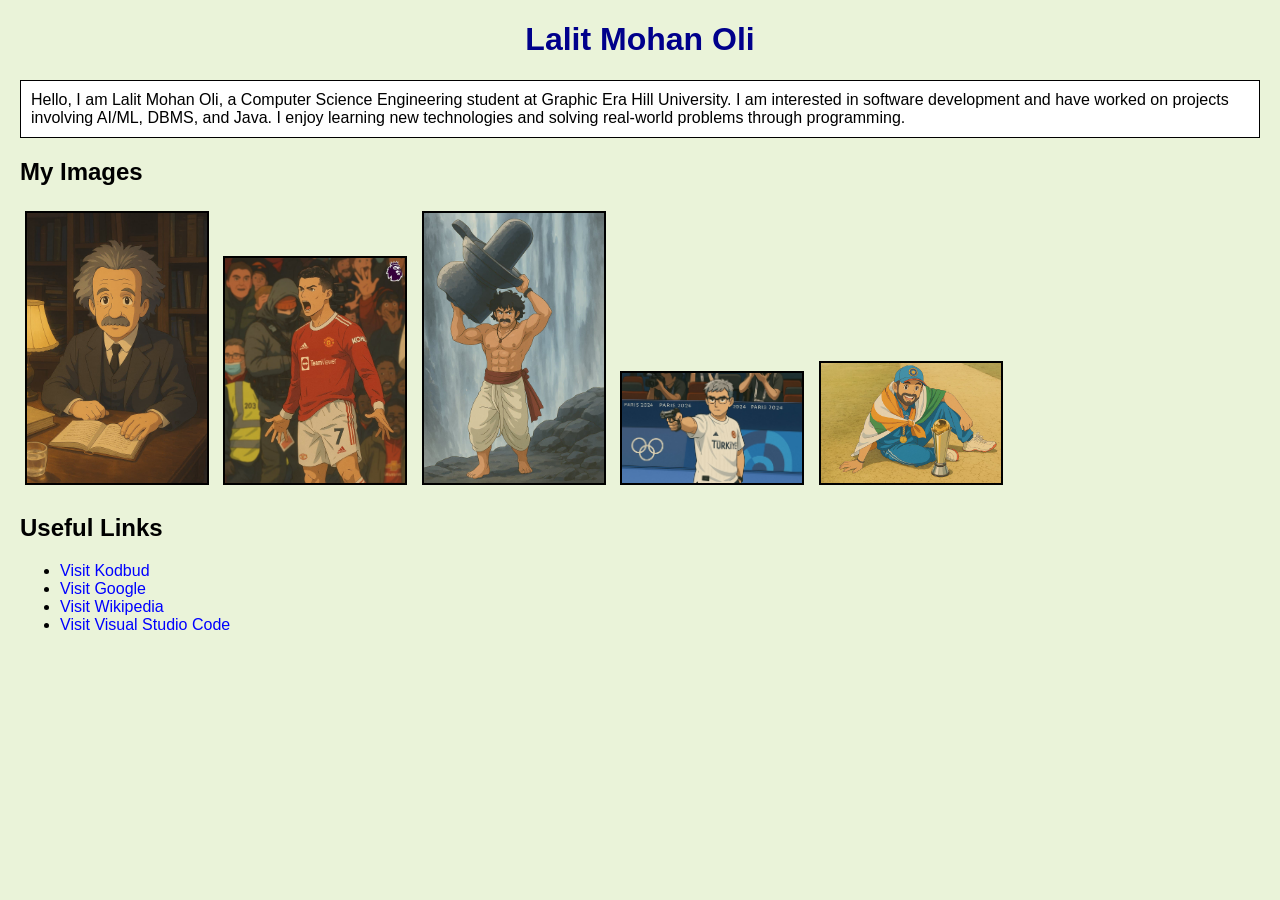
<file: EASY LEVEL TASK 1/index.html>
<!DOCTYPE html>
<html lang="en">

<head>
    <meta charset="UTF-8">
    <meta name="viewport" content="width=device-width, initial-scale=1.0">
    <title>My Profile</title>

    <style>
        body {
            font-family: Arial, sans-serif;
            background-color: rgb(234, 243, 217);
            margin: 20px;
        }

        h1 {
            color: darkblue;
            text-align: center;
        }

        p {
            background-color: white;
            padding: 10px;
            border: 1px solid black;
        }

        img {
            border: 2px solid black;
            margin: 5px;
        }

        a {
            color: blue;
            text-decoration: none;
        }

        a:hover {
            color: red;
        }
    </style>
</head>

<body>

    <h1>Lalit Mohan Oli</h1>

    <p>
        Hello, I am Lalit Mohan Oli, a Computer Science Engineering student at
        Graphic Era Hill University. I am interested in software development
        and have worked on projects involving AI/ML, DBMS, and Java.
        I enjoy learning new technologies and solving real-world problems
        through programming.
    </p>

    <h2>My Images</h2>

    <img src="sample_img.png" alt="My Image" width="180">
    <img src="sample_img_2.png" alt="My Image 1" width="180">
    <img src="sample_img_3.png" alt="My Image 2" width="180">
    <img src="sample_img_4.png" alt="My Image 3" width="180">
    <img src="sample_img_5.png" alt="My Image 4" width="180">

    <h2>Useful Links</h2>

    <ul>
        <li><a href="https://kodbud.in/" target="_blank">Visit Kodbud</a></li>
        <li><a href="https://www.google.com/" target="_blank">Visit Google</a></li>
        <li><a href="https://www.wikipedia.org/" target="_blank">Visit Wikipedia</a></li>
        <li><a href="https://code.visualstudio.com/" target="_blank">Visit Visual Studio Code</a></li>
    </ul>

</body>

</html>
</file>
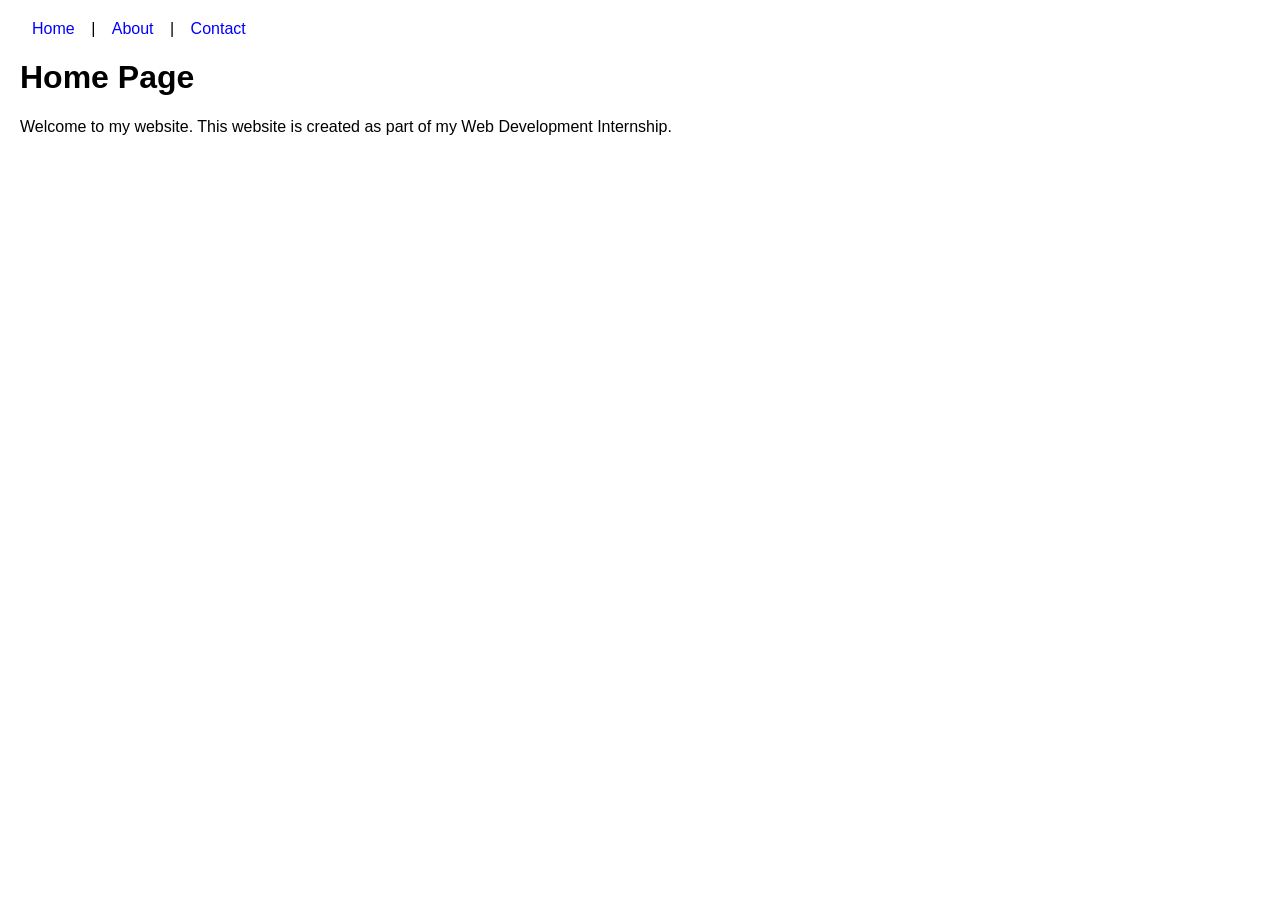
<file: EASY LEVEL TASK 2/index.html>
<!DOCTYPE html>
<html lang="en">

<head>
    <meta charset="UTF-8">
    <title>Home</title>
    <link rel="stylesheet" href="style.css">
</head>

<body>

    <nav>
        <a href="index.html">Home</a> |
        <a href="about.html">About</a> |
        <a href="contact.html">Contact</a>
    </nav>

    <h1>Home Page</h1>

    <p>
        Welcome to my website. This website is created as part of my
        Web Development Internship.
    </p>

</body>

</html>
</file>
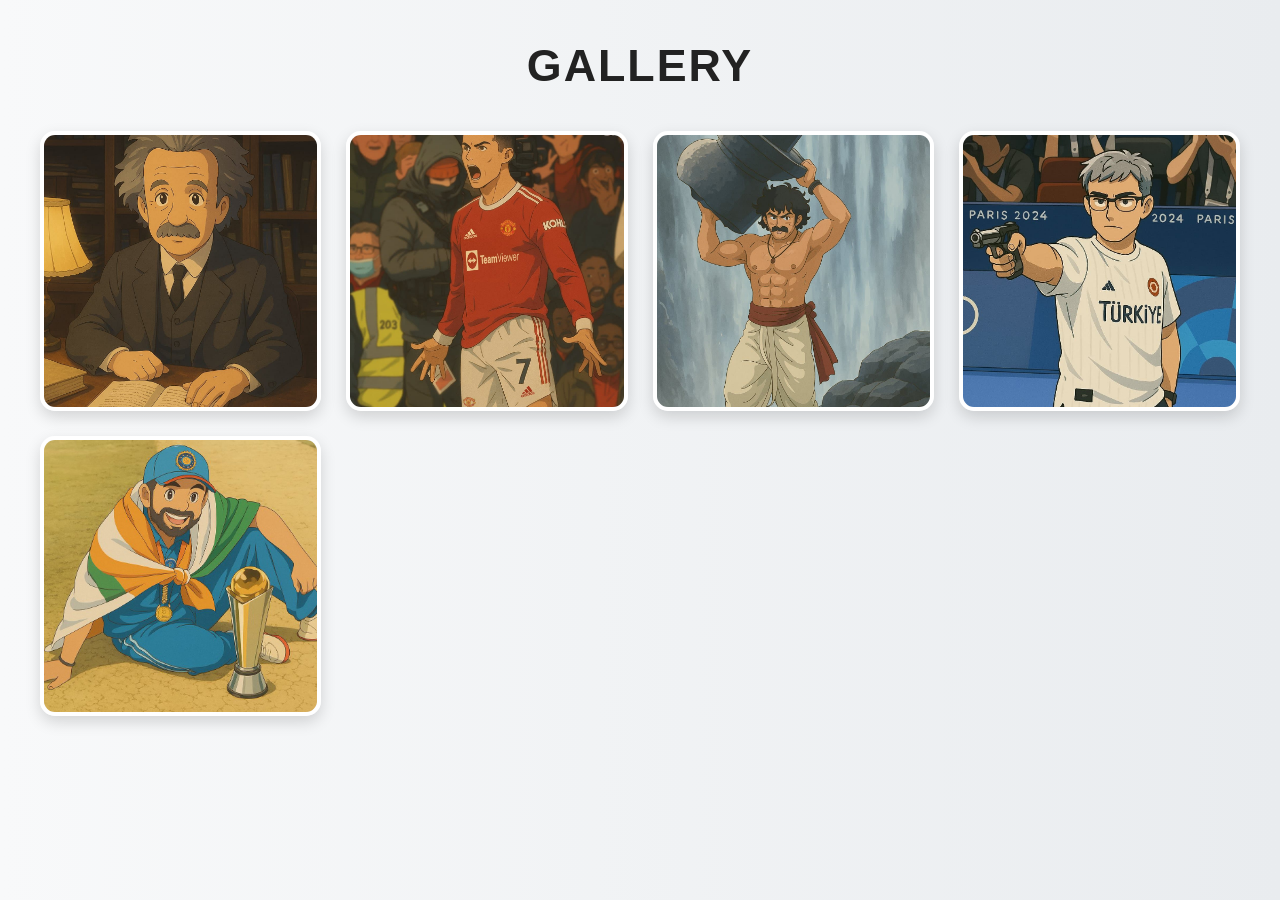
<file: EASY LEVEL TASK 3/index.html>
<!DOCTYPE html>
<html lang="en">
<head>
    <meta charset="UTF-8">
    <meta name="viewport" content="width=device-width, initial-scale=1.0">
    <title>Gallery</title>
    <link rel="stylesheet" href="style.css">
</head>

<body>
    <h1>Gallery</h1>

    <div class="gallery">
        <img src="sample_img.png" alt="Image 1">
        <img src="sample_img_2.png" alt="Image 2">
        <img src="sample_img_3.png" alt="Image 3">
        <img src="sample_img_4.png" alt="Image 4">
        <img src="sample_img_5.png" alt="Image 5">
    </div>

</body>
</html>
</file>
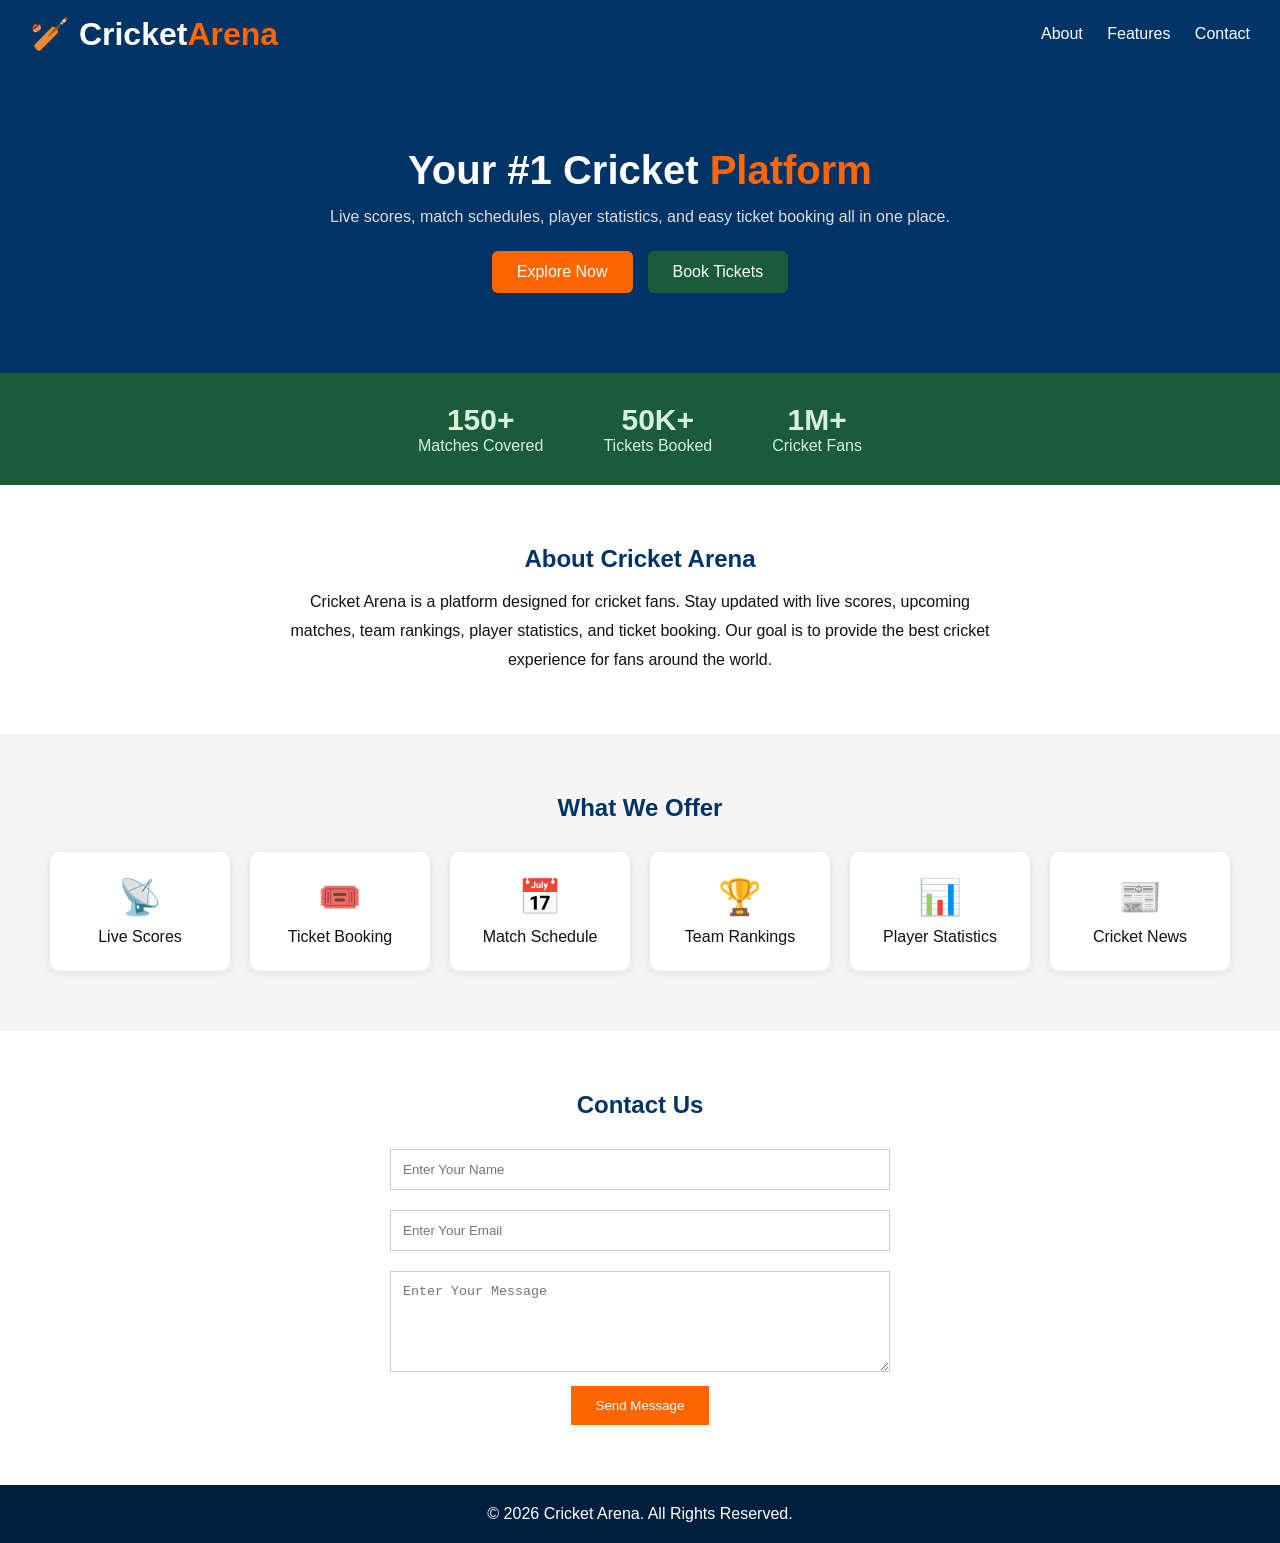
<file: MEDIUM LEVEL TASK 1/index.html>
<!DOCTYPE html>
<html lang="en">

<head>
    <meta charset="UTF-8">
    <meta name="viewport" content="width=device-width, initial-scale=1.0">
    <title>Cricket Arena</title>
    <link rel="stylesheet" href="style.css">
</head>

<body>

    <header>
        <h1>🏏 Cricket<span>Arena</span></h1>

        <nav>
            <a href="#about">About</a>
            <a href="#features">Features</a>
            <a href="#contact">Contact</a>
        </nav>
    </header>

    <section class="hero">

        <h2>Your #1 Cricket <span>Platform</span></h2>

        <p>
            Live scores, match schedules, player statistics,
            and easy ticket booking all in one place.
        </p>

        <div class="hero-buttons">
            <a href="#features" class="btn">Explore Now</a>
            <a href="#contact" class="ticket-btn">Book Tickets</a>
        </div>

    </section>

    <section class="stats">

        <div>
            <span class="num">150+</span>
            <span>Matches Covered</span>
        </div>

        <div>
            <span class="num">50K+</span>
            <span>Tickets Booked</span>
        </div>

        <div>
            <span class="num">1M+</span>
            <span>Cricket Fans</span>
        </div>

    </section>

    <section class="about" id="about">

        <h2>About Cricket Arena</h2>

        <p>
            Cricket Arena is a platform designed for cricket fans.
            Stay updated with live scores, upcoming matches,
            team rankings, player statistics, and ticket booking.
            Our goal is to provide the best cricket experience
            for fans around the world.
        </p>

    </section>

    <section class="features" id="features">

        <h2>What We Offer</h2>

        <div class="cards">

            <div class="card">
                <div>📡</div>
                <p>Live Scores</p>
            </div>

            <div class="card">
                <div>🎟️</div>
                <p>Ticket Booking</p>
            </div>

            <div class="card">
                <div>📅</div>
                <p>Match Schedule</p>
            </div>

            <div class="card">
                <div>🏆</div>
                <p>Team Rankings</p>
            </div>

            <div class="card">
                <div>📊</div>
                <p>Player Statistics</p>
            </div>

            <div class="card">
                <div>📰</div>
                <p>Cricket News</p>
            </div>

        </div>

    </section>

    <section class="contact" id="contact">

        <h2>Contact Us</h2>

        <form>

            <input type="text" placeholder="Enter Your Name" required>

            <input type="email" placeholder="Enter Your Email" required>

            <textarea rows="5" placeholder="Enter Your Message"></textarea>

            <button type="submit">Send Message</button>

        </form>

    </section>

    <footer>

        <p>© 2026 Cricket Arena. All Rights Reserved.</p>

    </footer>

    <script src="script.js"></script>

</body>

</html>
</file>
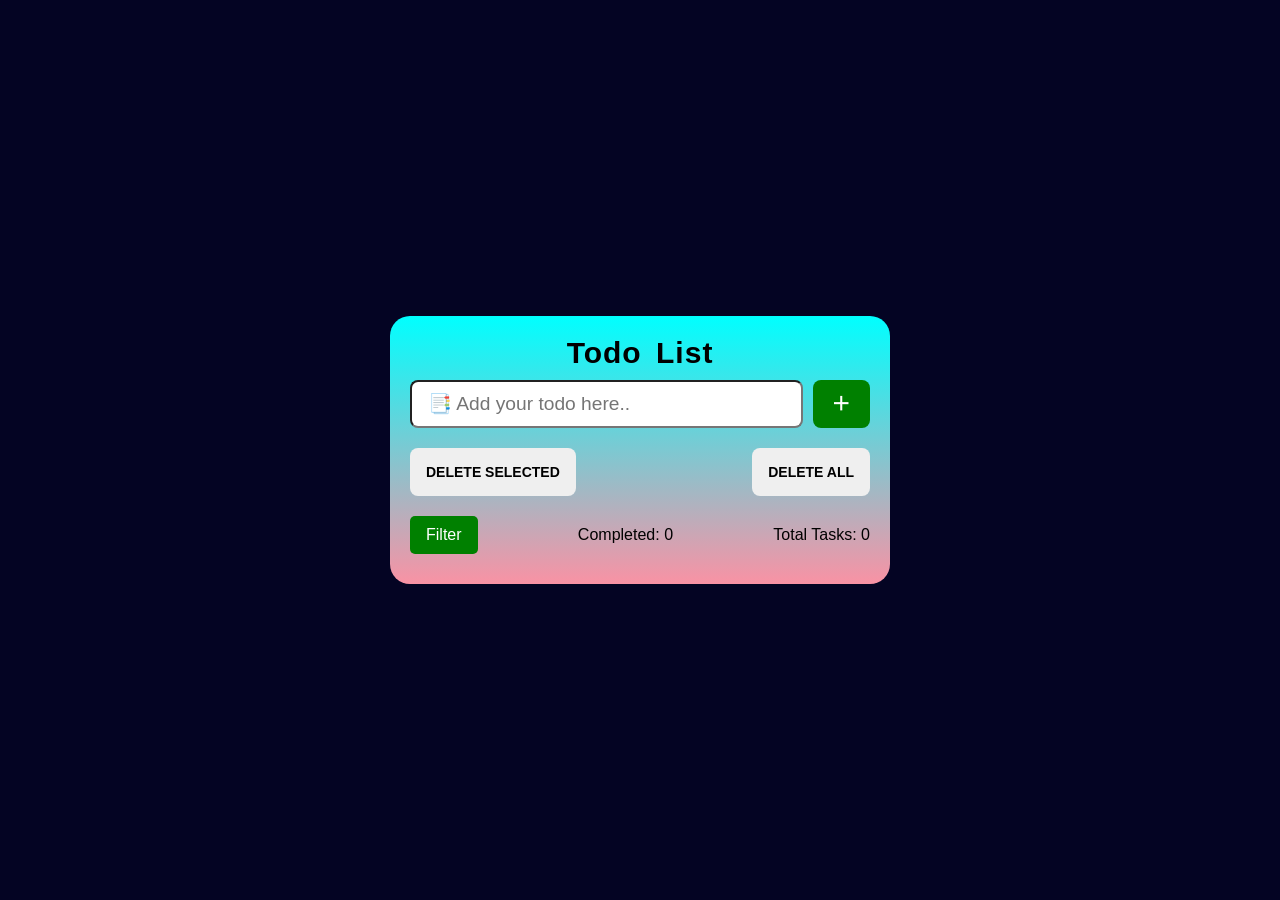
<file: MEDIUM LEVEL TASK 3/index.html>
<!DOCTYPE html>
<html lang="en" data-theme="bumblebee">

<head>
    <meta charset="UTF-8">
    <meta http-equiv="X-UA-Compatible" content="IE=edge">
    <meta name="viewport" content="width=device-width, initial-scale=1.0">
    <link rel="stylesheet" href="style.css">
    <link href='https://unpkg.com/boxicons@2.1.2/css/boxicons.min.css' rel='stylesheet'>
    <link rel="icon" type="image/x-icon" href="to do.png">

    <title>Todolist</title>
</head>

<body>

    <div class="container">
        <header>
            <h1>Todo List</h1>

            <div class="input-section">
                <input id="todo-input" type="text" placeholder="📑 Add your todo here.."
                    class="input w-full max-w-xs" />
                <button id="add-button" class="btn btn-add ">
                    <i class="bx bx-plus bx-sm"></i>
                </button>
            </div>
        </header>

        <div class="todos-filter">

            <button id="delete-selected" class="btn btn-ghost delete-selected-btn">
                Delete Selected
            </button>
            <button id="delete-all" class="btn btn-ghost delete-all-btn">
                Delete All
            </button>
        </div>


        <ul id="all-todos" class="todos-list">

        </ul>


        <div class="filters">
            <div class="dropdown">
                <button class="dropbtn">Filter</button>
                <div class="dropdown-content">
                    <a href="#" id="all">All</a>
                    <a href="#" id="rem">Pending</a>
                    <a href="#" id="com">Completed</a>
                </div>
            </div>

            <div class="completed-task">
                <p>Completed: <span id="c-count">0</span></p>
            </div>
            <div class="remaining-task">
                <p>Total Tasks: <span id="r-count">0</span></p>
            </div>
        </div>
    </div>

    <script src="index.js"></script>

</body>

</html>
</file>
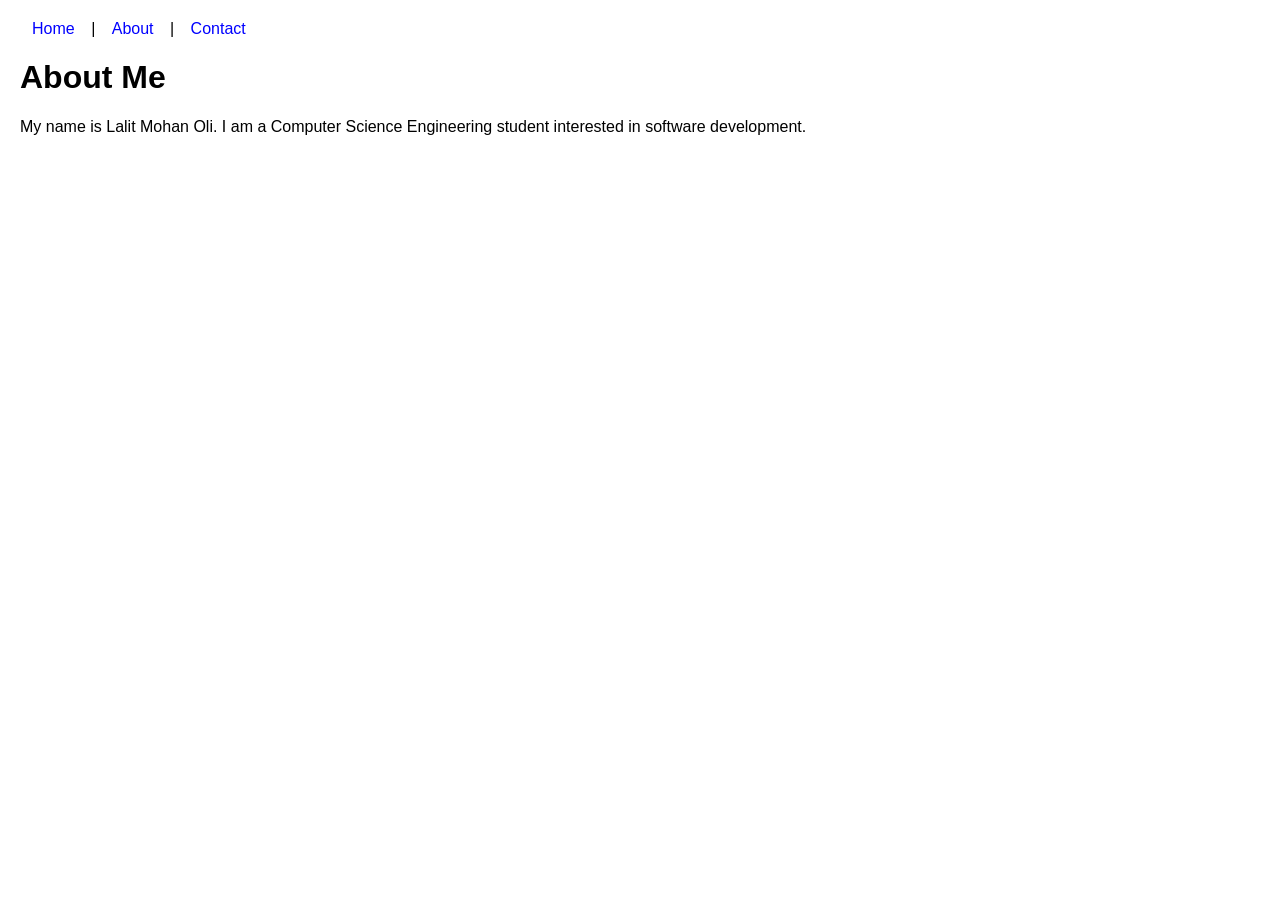
<file: EASY LEVEL TASK 2/about.html>
<!DOCTYPE html>
<html lang="en">

<head>
    <meta charset="UTF-8">
    <title>About</title>
    <link rel="stylesheet" href="style.css">
</head>

<body>

    <nav>
        <a href="index.html">Home</a> |
        <a href="about.html">About</a> |
        <a href="contact.html">Contact</a>
    </nav>

    <h1>About Me</h1>

    <p>
        My name is Lalit Mohan Oli. I am a Computer Science Engineering
        student interested in software development.
    </p>

</body>

</html>
</file>
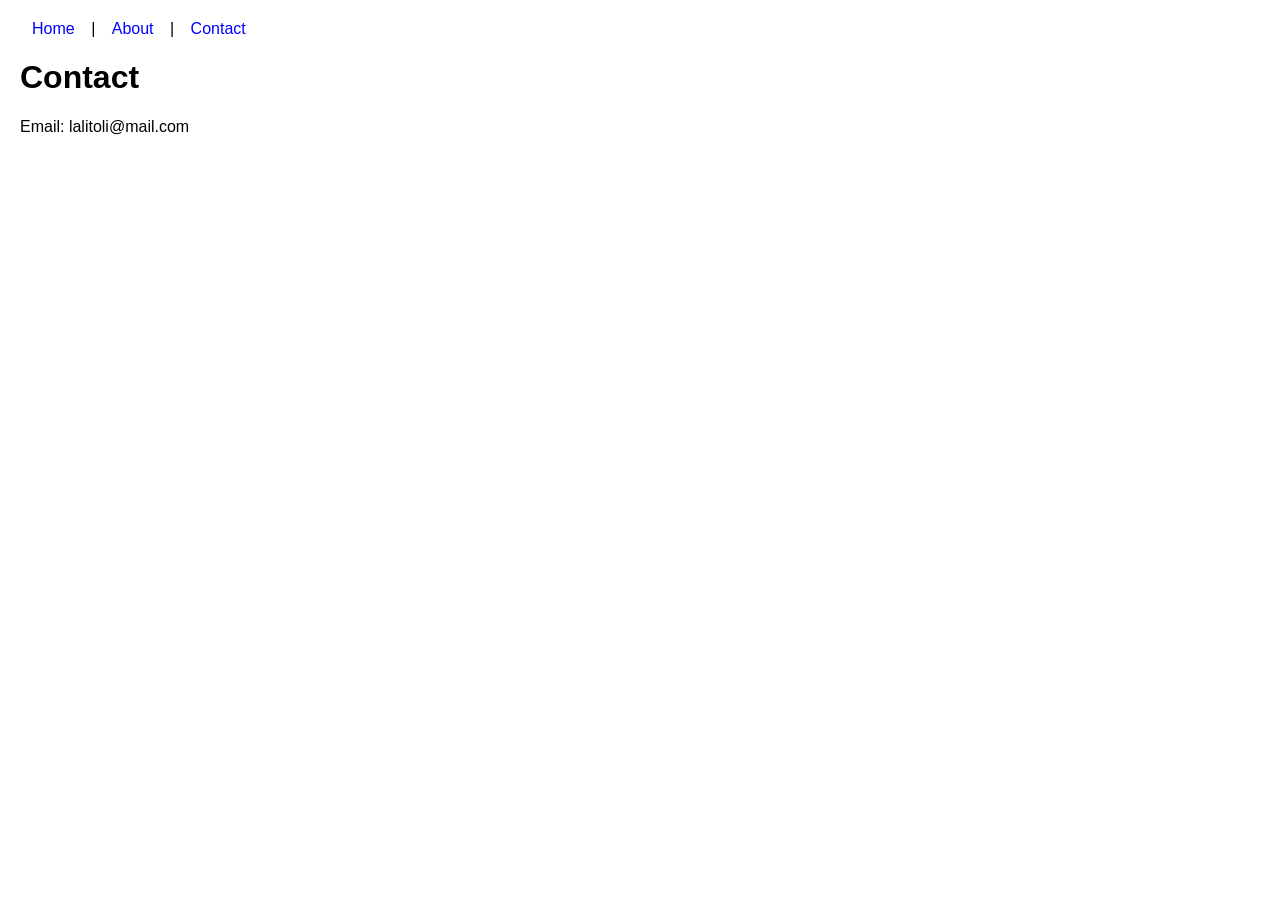
<file: EASY LEVEL TASK 2/contact.html>
<!DOCTYPE html>
<html lang="en">

<head>
    <meta charset="UTF-8">
    <title>Contact</title>
    <link rel="stylesheet" href="style.css">
</head>

<body>

    <nav>
        <a href="index.html">Home</a> |
        <a href="about.html">About</a> |
        <a href="contact.html">Contact</a>
    </nav>

    <h1>Contact</h1>

    <p>Email: lalitoli@mail.com</p>

</body>

</html>
</file>
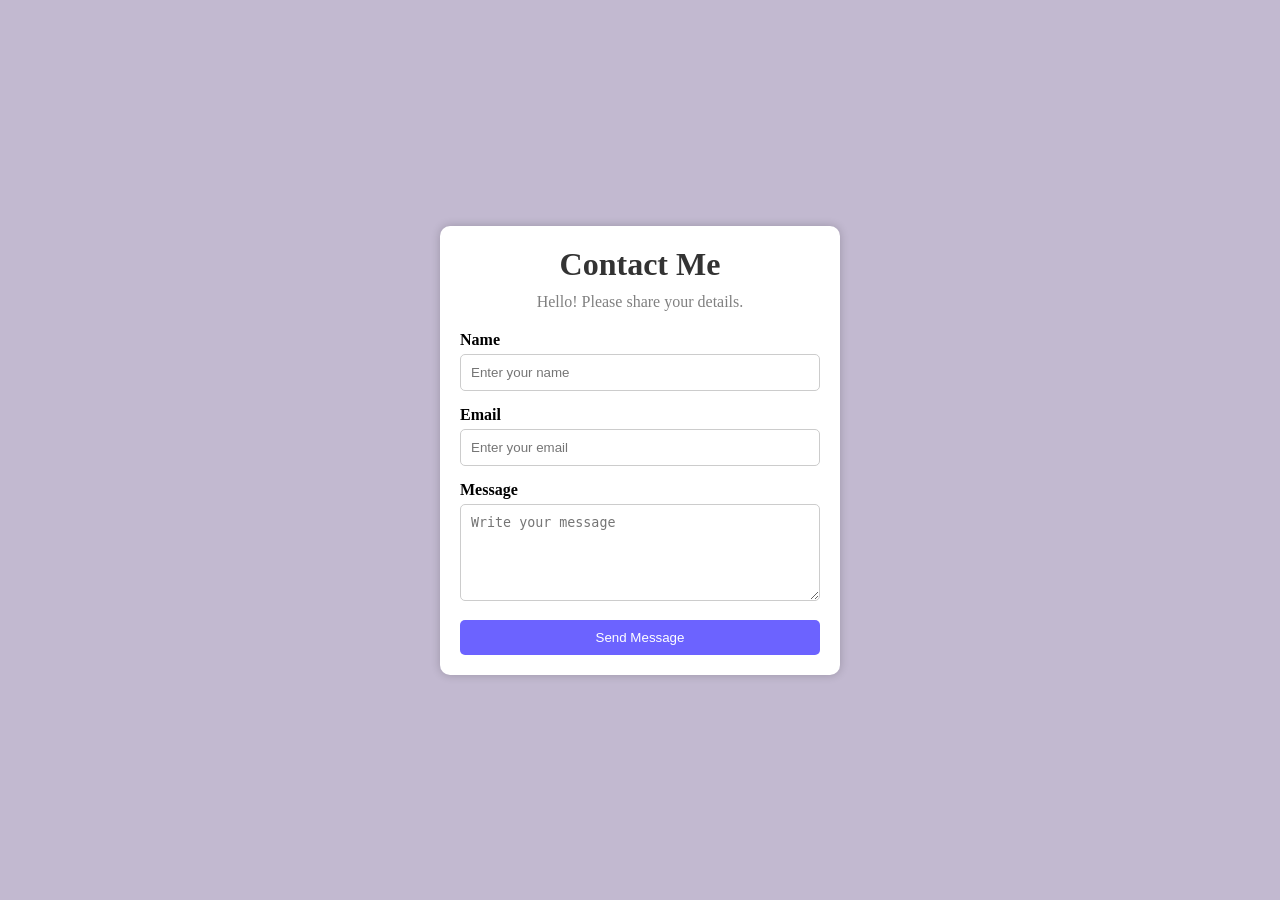
<file: EASY LEVEL TASK 4/form.html>
<!DOCTYPE html>
<html lang="en">

<head>
    <meta charset="UTF-8">
    <meta name="viewport" content="width=device-width, initial-scale=1.0">
    <title>Contact Form</title>
    <link rel="stylesheet" href="style.css">
</head>

<body>

    <div class="container">

        <h1>Contact Me</h1>

        <p>Hello! Please share your details.</p>

        <form action="thankyou.html">

            <label for="name">Name</label>
            <input type="text" id="name" placeholder="Enter your name" required>

            <label for="email">Email</label>
            <input type="email" id="email" placeholder="Enter your email" required>

            <label for="message">Message</label>
            <textarea id="message" rows="5" placeholder="Write your message" required></textarea>

            <button type="submit">Send Message</button>

        </form>

    </div>

</body>

</html>
</file>
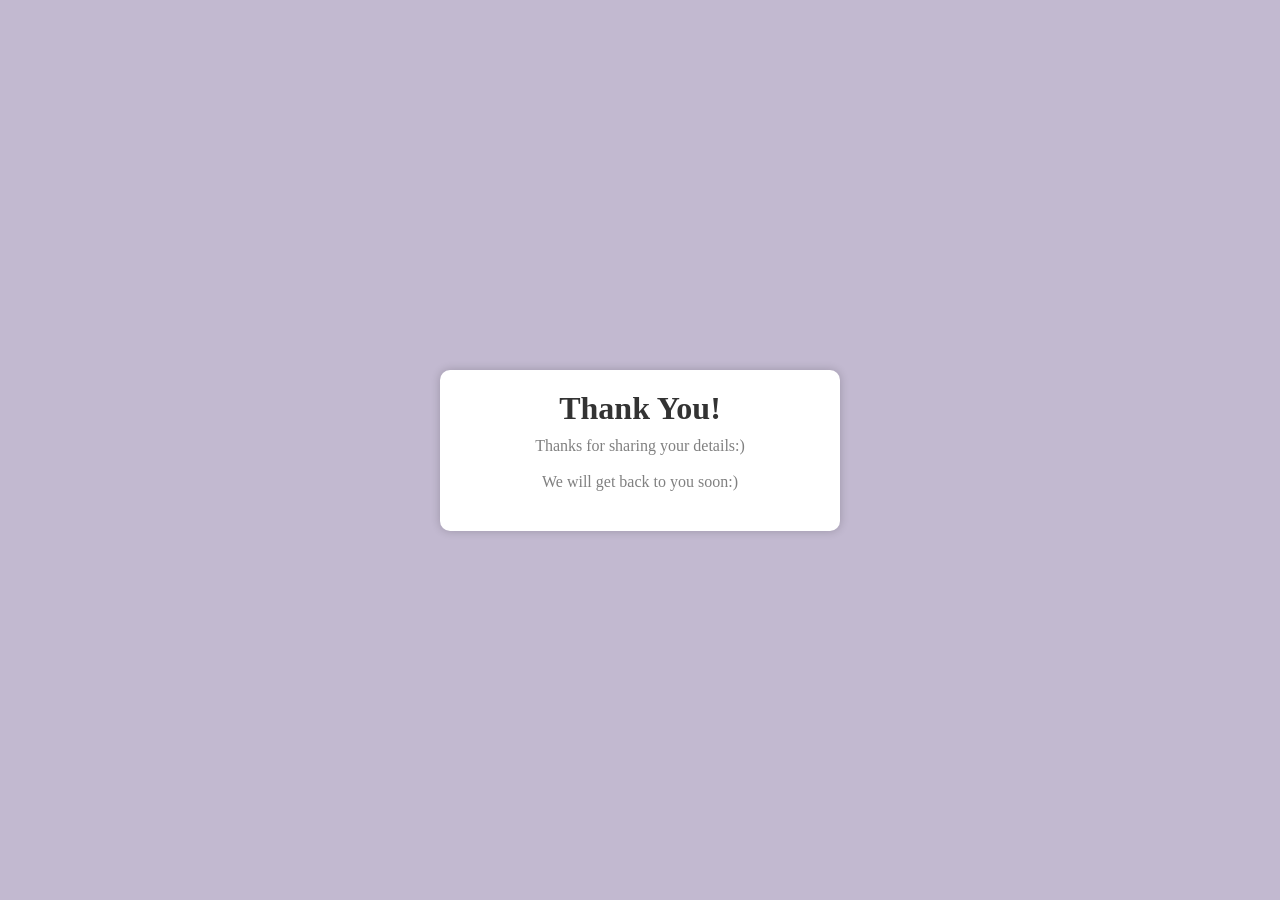
<file: EASY LEVEL TASK 4/thankyou.html>
<!DOCTYPE html>
<html lang="en">

<head>
    <meta charset="UTF-8">
    <meta name="viewport" content="width=device-width, initial-scale=1.0">
    <title>Thank You</title>
    <link rel="stylesheet" href="style.css">
</head>

<body>

    <div class="container">

        <h1>Thank You!</h1>

        <p>
            Thanks for sharing your details:)
            <br><br>
            We will get back to you soon:)
        </p>

    </div>

</body>

</html>
</file>
<file: EASY LEVEL TASK 2/style.css>
body {
    font-family: Arial, sans-serif;
    margin: 20px;
}

nav {
    margin-bottom: 20px;
}

a {
    text-decoration: none;
    color: blue;
    padding: 8px 12px;
    transition: 0.3s;
}

a:hover {
    color: white;
    background-color: blue;
    border-radius: 5px;
}

h1 {
    animation: fadeIn 2s;
}

@keyframes fadeIn {
    from {
        opacity: 0;
    }

    to {
        opacity: 1;
    }
}
</file>
<file: EASY LEVEL TASK 3/style.css>
* {
    margin: 0;
    padding: 0;
    box-sizing: border-box;
}

body {
    font-family: 'Segoe UI', Tahoma, Geneva, Verdana, sans-serif;
    background: linear-gradient(to right, #f8f9fa, #e9ecef);
    padding: 40px 20px;
}

h1 {
    text-align: center;
    margin-bottom: 40px;
    color: #222;
    font-size: 2.8rem;
    letter-spacing: 2px;
    text-transform: uppercase;
}

.gallery {
    max-width: 1200px;
    margin: auto;

    display: grid;
    grid-template-columns: repeat(auto-fit, minmax(280px, 1fr));
    gap: 25px;
}


.gallery img {
    width: 100%;
    height: 280px;
    object-fit: cover;

    border-radius: 15px;
    border: 4px solid #fff;

    box-shadow: 0 6px 15px rgba(0, 0, 0, 0.15);

    transition: all 0.4s ease;

    cursor: pointer;
}

.gallery img:hover {
    transform: translateY(-10px) scale(1.03);
    box-shadow: 0 12px 25px rgba(0, 0, 0, 0.25);
}

@media (max-width: 768px) {
    h1 {
        font-size: 2rem;
    }

    .gallery img {
        height: 220px;
    }
}
</file>
<file: MEDIUM LEVEL TASK 1/style.css>
* {
    margin: 0;
    padding: 0;
    box-sizing: border-box;
}

body {
    font-family: Arial, sans-serif;
    color: #111;
}

header {
    background: #003366;
    padding: 15px 30px;
    display: flex;
    justify-content: space-between;
    align-items: center;
}

header h1 {
    color: white;
}

header h1 span {
    color: #ff6600;
}

nav a {
    color: white;
    text-decoration: none;
    margin-left: 20px;
}

nav a:hover {
    color: #ff6600;
}

.hero {
    background: #003366;
    color: white;
    text-align: center;
    padding: 80px 20px;
}

.hero h2 {
    font-size: 40px;
    margin-bottom: 15px;
}

.hero h2 span {
    color: #ff6600;
}

.hero p {
    margin-bottom: 25px;
    color: #ddd;
}

.hero-buttons {
    display: flex;
    justify-content: center;
    gap: 15px;
}

.btn,
.ticket-btn {
    text-decoration: none;
    padding: 12px 25px;
    border-radius: 6px;
    color: white;
}

.btn {
    background: #ff6600;
}

.ticket-btn {
    background: #1a5c38;
}

.btn:hover {
    background: #cc5200;
}

.ticket-btn:hover {
    background: #13452b;
}

.stats {
    background: #1a5c38;
    display: flex;
    justify-content: center;
    gap: 60px;
    padding: 30px;
    text-align: center;
}

.num {
    display: block;
    color: white;
    font-size: 30px;
    font-weight: bold;
}

.stats span {
    color: #d8f0df;
}

.about {
    padding: 60px 20px;
    text-align: center;
}

.about h2 {
    color: #003366;
    margin-bottom: 15px;
}

.about p {
    max-width: 700px;
    margin: auto;
    line-height: 1.8;
}

.features {
    background: #f5f5f5;
    padding: 60px 20px;
    text-align: center;
}

.features h2 {
    color: #003366;
    margin-bottom: 30px;
}

.cards {
    display: flex;
    flex-wrap: wrap;
    justify-content: center;
    gap: 20px;
}

.card {
    background: white;
    width: 180px;
    padding: 25px;
    border-radius: 10px;
    box-shadow: 0 2px 10px rgba(0, 0, 0, 0.1);
    transition: 0.3s;
}

.card:hover {
    transform: translateY(-5px);
}

.card div {
    font-size: 35px;
    margin-bottom: 10px;
}

.contact {
    padding: 60px 20px;
    text-align: center;
}

.contact h2 {
    color: #003366;
    margin-bottom: 20px;
}

.contact form {
    max-width: 500px;
    margin: auto;
}

.contact input,
.contact textarea {
    width: 100%;
    padding: 12px;
    margin: 10px 0;
    border: 1px solid #ccc;
}

.contact button {
    background: #ff6600;
    color: white;
    border: none;
    padding: 12px 25px;
    cursor: pointer;
}

.contact button:hover {
    background: #cc5200;
}

footer {
    background: #001f3f;
    color: white;
    text-align: center;
    padding: 20px;
}

@media (max-width: 768px) {

    header {
        flex-direction: column;
        gap: 10px;
    }

    nav {
        display: flex;
        flex-wrap: wrap;
        justify-content: center;
    }

    .hero-buttons {
        flex-direction: column;
        align-items: center;
    }

    .stats {
        flex-direction: column;
        gap: 20px;
    }

    .hero h2 {
        font-size: 28px;
    }
}
</file>
<file: MEDIUM LEVEL TASK 3/style.css>
@import url('https://fonts.googleapis.com/css2?family=Poppins:wght@200;300;400;500;600;800;900&display=swap');

* {
    margin: 0;
    padding: 0;
    box-sizing: border-box;
    font-family:'Franklin Gothic Medium', 'Arial Narrow', Arial, sans-serif;
}

::-webkit-scrollbar {
    display: none;
}

body{
    position: relative;
    height: 100vh;
    display: flex;
    justify-content: center;
    align-items: center;
    background-color: rgb(4, 4, 35);
}



.container {
    display: flex;
    align-items: center;
    justify-content: center;
    flex-direction: column;
    margin: 0 400px;
    min-width: 500px;
    max-width: 1000px;
    background-image: linear-gradient(aqua, rgb(249, 146, 164));
    border-radius: 20px;
    padding: 20px;
}

.container header {
    display: flex;
    justify-content: center;
    align-items: center;
    flex-direction: column;
    width: 100%;
    margin-bottom: 20px;
}

header h1 {
    font-size: 30px;
    font-weight: bolder;
    margin-bottom: 10px;
    letter-spacing: 1px;
    word-spacing: 5px;
}


header .input-section {
    width: 100%;
    display: flex;
    flex-direction: row;
    justify-content: space-between;
    align-items: center;
    width: 100%;
    height: 100%;
}

.input-section input {
    margin-right: 10px;
    max-width: 100%;
}
.max-w-xs {
    max-width: 20rem;
}
.w-full {
    width: 100%;
}

.input {
    border-radius: 0.5rem;
    height: 3rem;
    border-width: 2px black solid;
    flex-shrink: 1;
    padding: 0rem 1rem;
    font-size: 1.2rem;
    line-height: 2;
}

.todos-filter, .filters {
    display: flex;
    justify-content: space-between;
    align-items: center;
    width: 100%;
    height: 100%;
    margin-bottom: 10px;
}
.filters {
  margin-top: 10px;
}


.todos-list {
    display: flex;
    flex-direction: column;
    justify-content: space-between;
    align-items: center;
    min-height: 100%;
    max-height: 54vh;
    overflow-y: scroll;
    width: 100%;
}

.todos-list .todo-item{
    display: flex;
    flex-direction: row;
    justify-content: space-between;
    align-items: center;
    padding: 10px;
    width: 100%;
}

.todo-item{
      background-color: wheat;
      border-radius: 12px;
      margin-bottom: 5px;
}

.todo-item p{
    margin-right: 10px;
    font-size: 1.4rem;
}

.todo-item .todo-actions {
    display: flex;
    flex-direction: row;
    align-items: center;
    justify-content: end;
    width: 100%;
    height: 100%;
}

.todo-actions button:not(:last-child){
    margin-right: 10px;
}

.di, .ci{
    pointer-events: none;
}


.line{
    text-decoration: line-through;
}


.btn{
    cursor: pointer;
    user-select: none;
    border: none;
    outline: none;
    text-align: center;
    border-radius: 0.5rem;
    height: 3rem;
    min-height: 3rem;
    text-transform: uppercase;
    border-width:1px;
    animation: button-pop var(--animation-btn,.25s)ease-in-out;
    flex-wrap: wrap;
    flex-shrink: 0;
    justify-content: center;
    align-items: center;
    padding-left: 1rem;
    padding-right: 1rem;
    font-size: .875rem;
    font-weight: 600;
    line-height: 1em;
    text-decoration-line: none;
    transition: .2s all cubic-bezier(.4,0,.2,1);
    display: inline-flex;
}

.btn:hover{
    background-color: rgb(108, 109, 110);
    color: white;
}


.btn-add{
    background-color: green;
    color: white
}
.btn-add:hover{
    background-color: white;
    color:rgb(255, 221, 0);
}

.btn-success{
    opacity: 1;
    background-color:rgb(50, 177, 50);
    color: white
}

.btn-success:hover{
    background-color: white;
    color:rgb(50, 177, 50);
}

.btn-error{
    opacity: 1;
    background-color:rgb(246, 77, 4);
    color: white
}
.btn-error:hover{
    background-color: white;
    color:rgb(246, 77, 4);
}

.dropbtn {
    background-color: green;
    color: white;
    padding: 10px 16px;
    font-size: 16px;
    border: none;
    cursor: pointer;
    border-radius: 5px;
  }
  
  .dropdown {
    position: relative;
    display: inline-block;
  }
  
  .dropdown-content {
    display: none;
    position: absolute;
    background-color: #f9f9f9;
    min-width: 160px;
    box-shadow: 0px 8px 16px 0px rgba(0,0,0,0.2);
    z-index: 1;
  }
  
  .dropdown-content a {
    color: black;
    padding: 12px 16px;
    text-decoration: none;
    display: block;
  }
  
  .dropdown-content a:hover {background-color: #f1f1f1}
  
  .dropdown:hover .dropdown-content {
    display: block;
  }
  
  .dropdown:hover .dropbtn {
    background-color: white;
    color: yellowgreen;
  }


@media only screen and (max-width: 530px) {
    .container {
        margin: 0 20px;
        max-width: 96%;
        min-width: 96%;
    }
}
</file>
<file: EASY LEVEL TASK 4/style.css>
*{
    margin: 0;
    padding: 0;
    box-sizing: border-box;
}

body{
    font-family: Georgia, 'Times New Roman', Times, serif, sans-serif;
    background-color: rgb(194, 185, 208);
    display: flex;
    justify-content: center;
    align-items: center;
    min-height: 100vh;
}

.container{
    background: white;
    width: 400px;
    padding: 20px;
    border-radius: 10px;
    box-shadow: 0 0 10px rgba(0,0,0,0.2);
}

h1{
    text-align: center;
    margin-bottom: 10px;
    color: #333;
}

p{
    text-align: center;
    color: gray;
    margin-bottom: 20px;
}

label{
    font-weight: bold;
    display: block;
    margin-bottom: 5px;
}

input,
textarea{
    width: 100%;
    padding: 10px;
    margin-bottom: 15px;
    border: 1px solid #ccc;
    border-radius: 5px;
}

input:focus,
textarea:focus{
    border-color: #6c63ff;
    outline: none;
}

button{
    width: 100%;
    padding: 10px;
    background-color: #6c63ff;
    color: white;
    border: none;
    border-radius: 5px;
    cursor: pointer;
}

button:hover{
    background-color: #574fd6;
}
</file>
